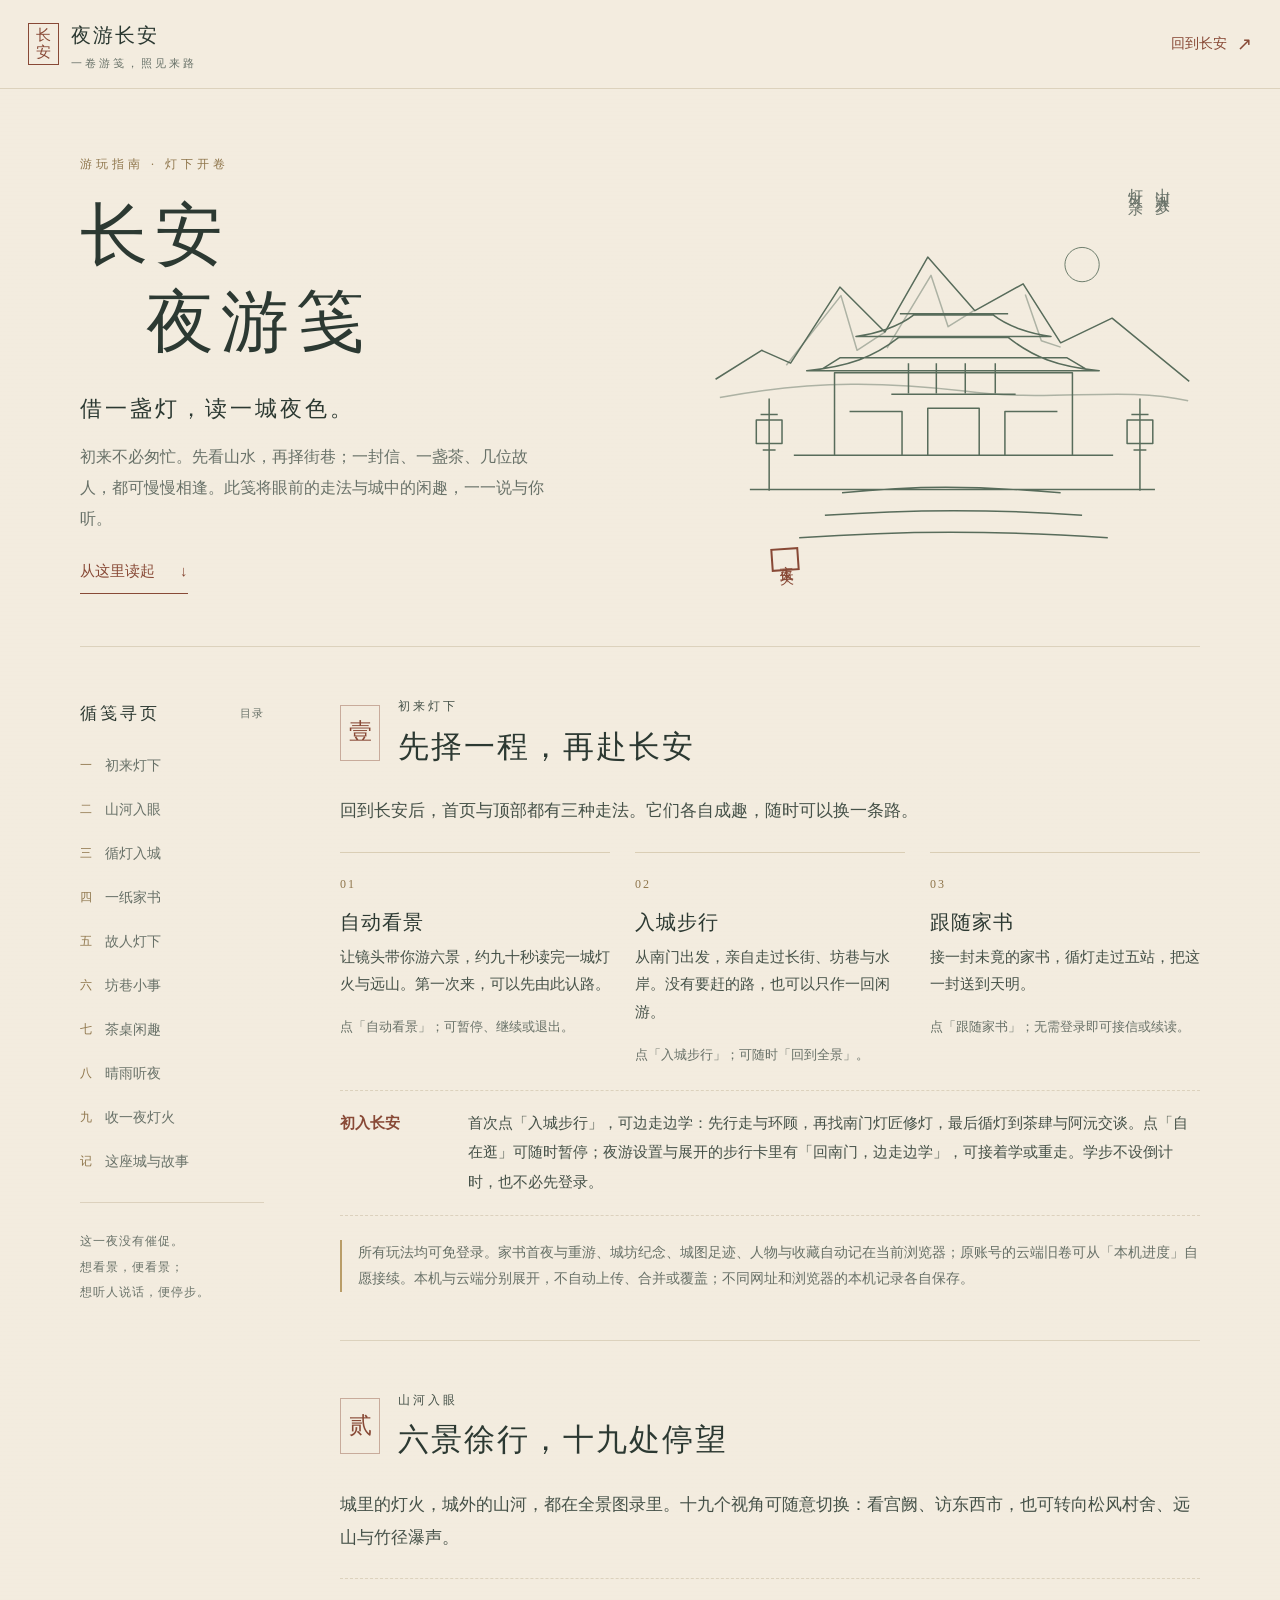
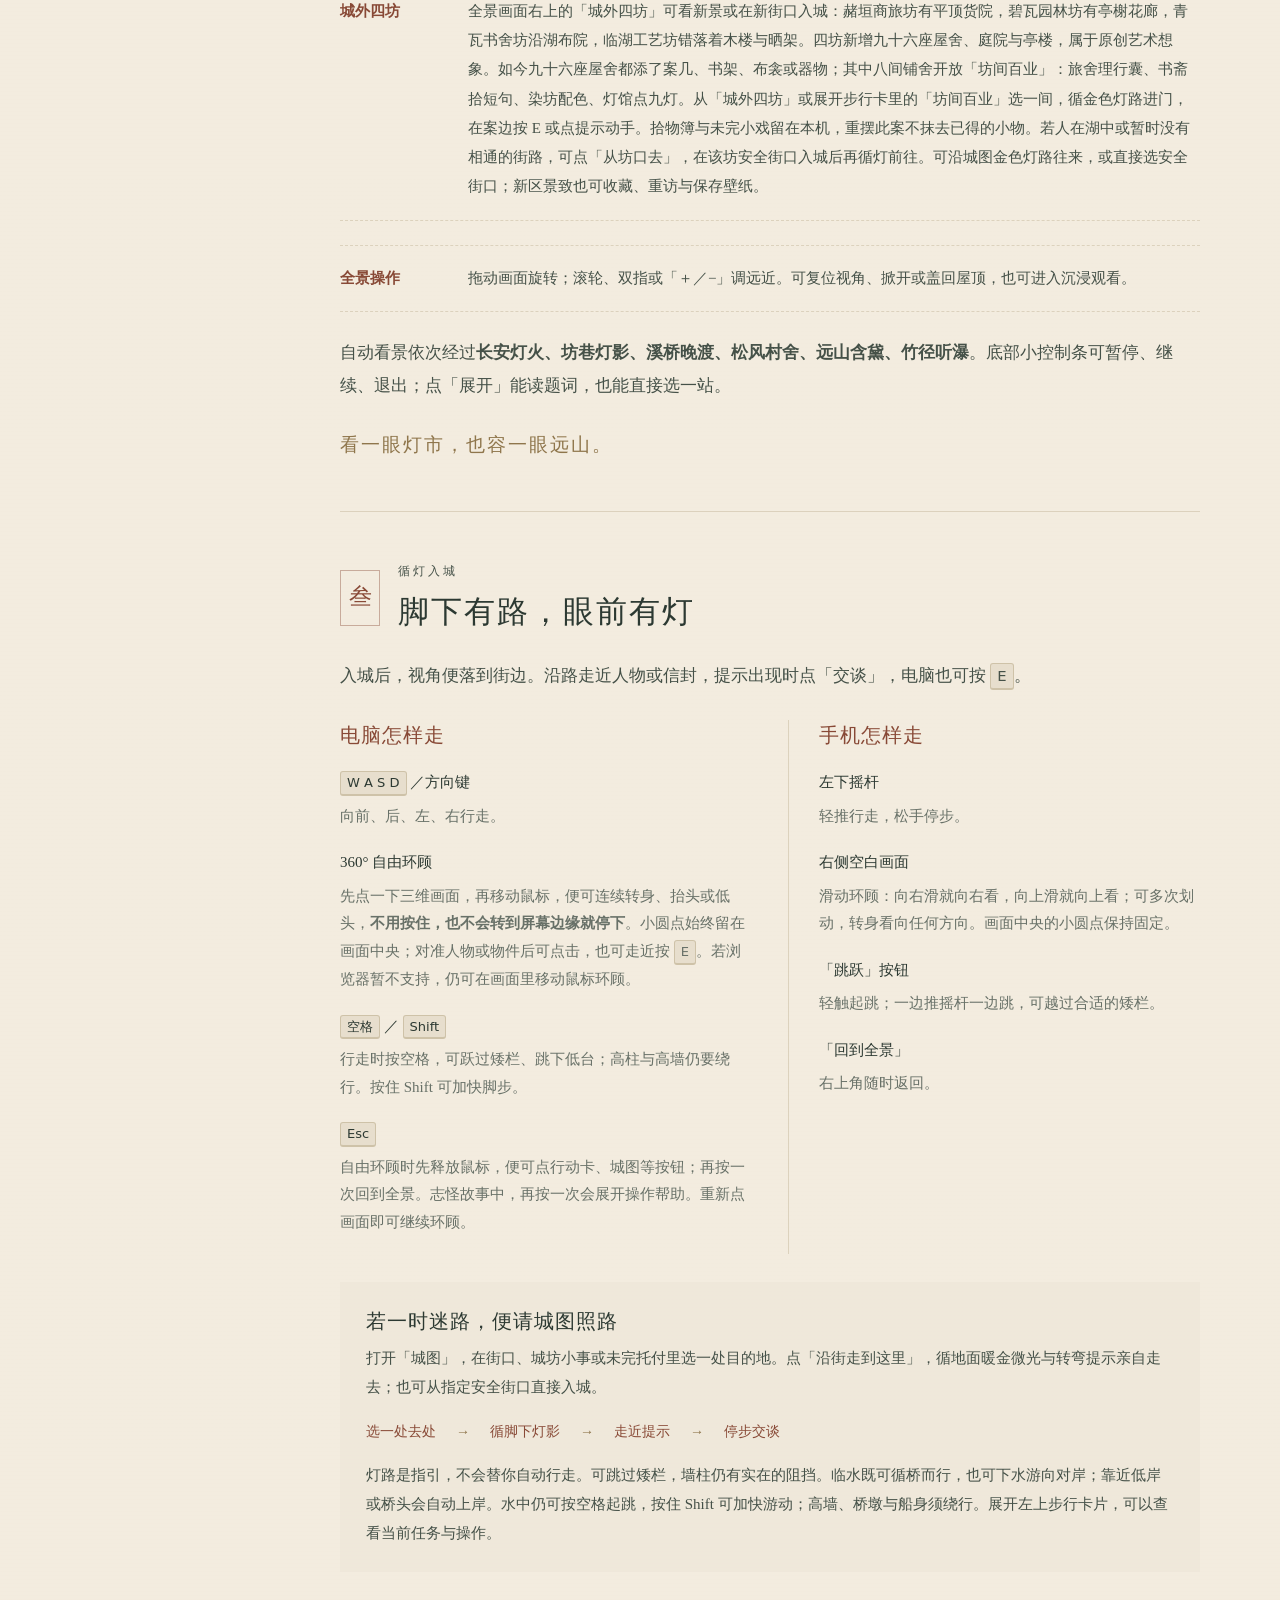
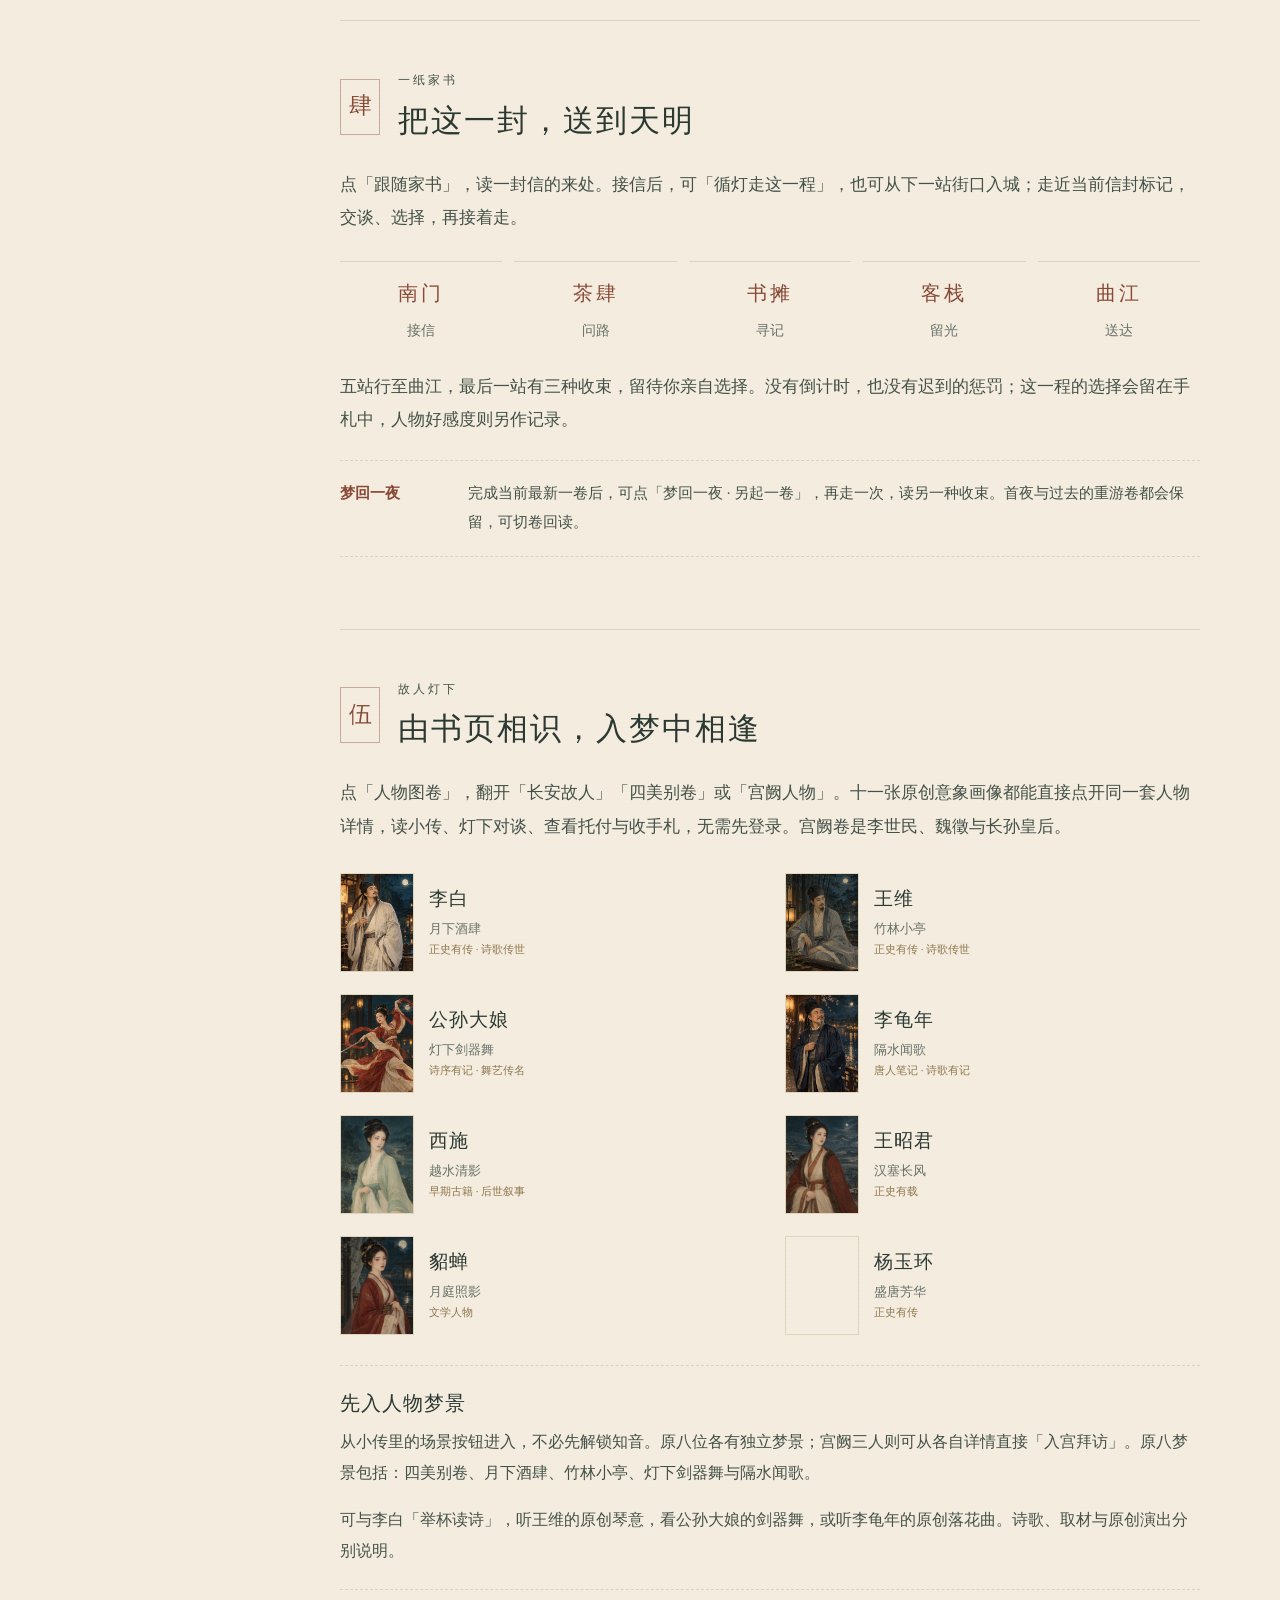
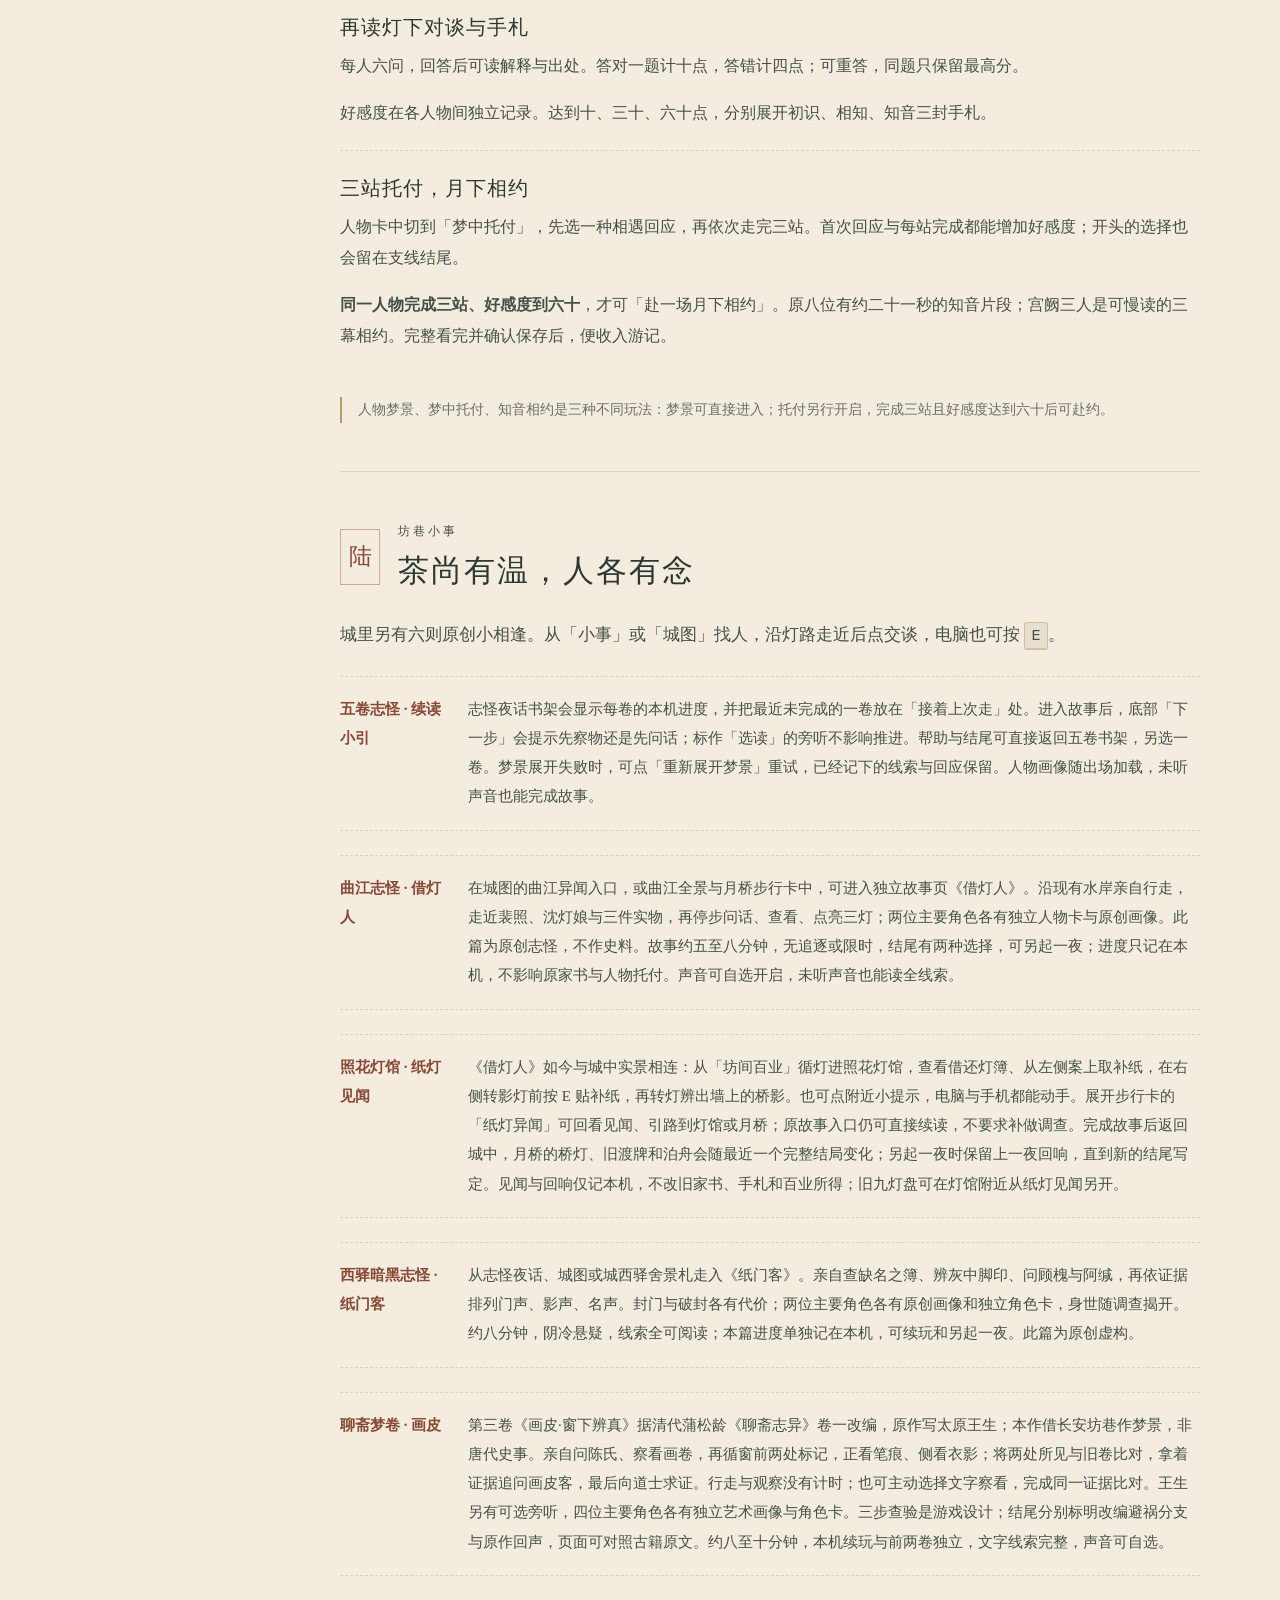
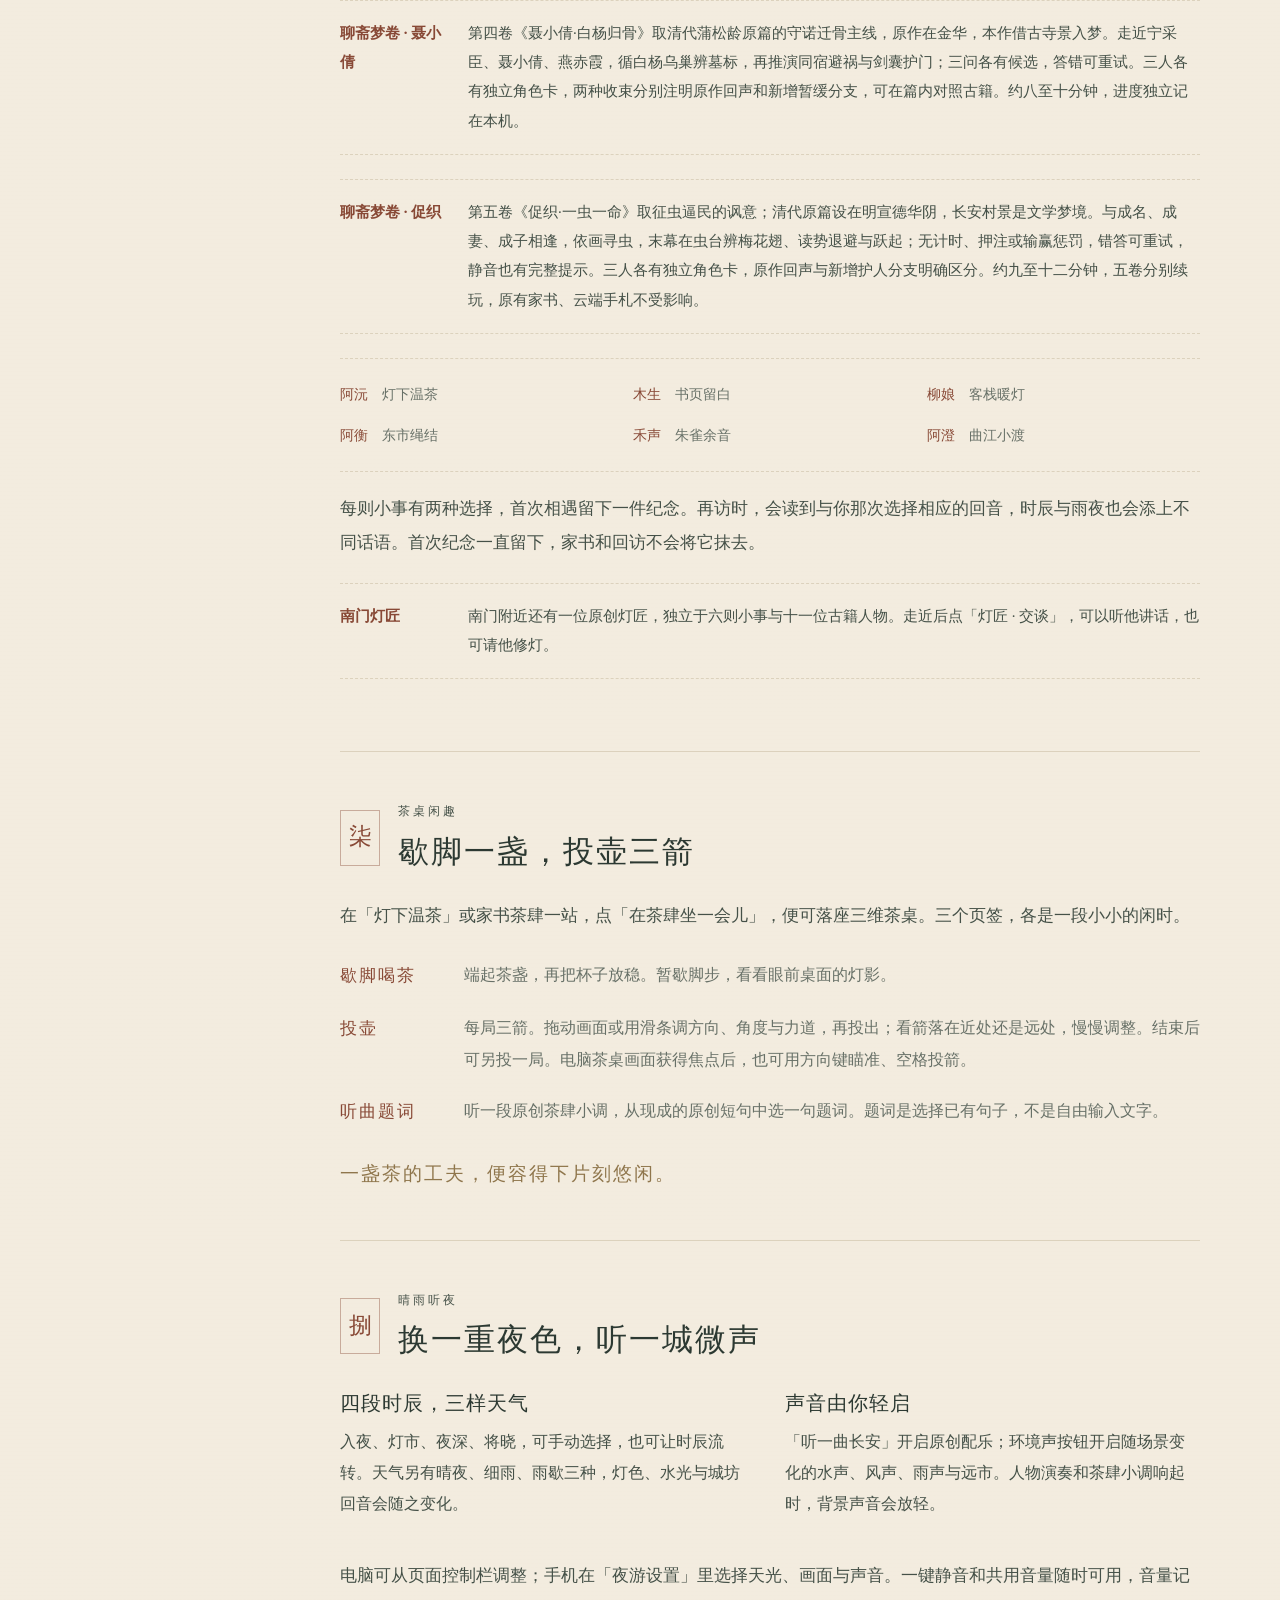
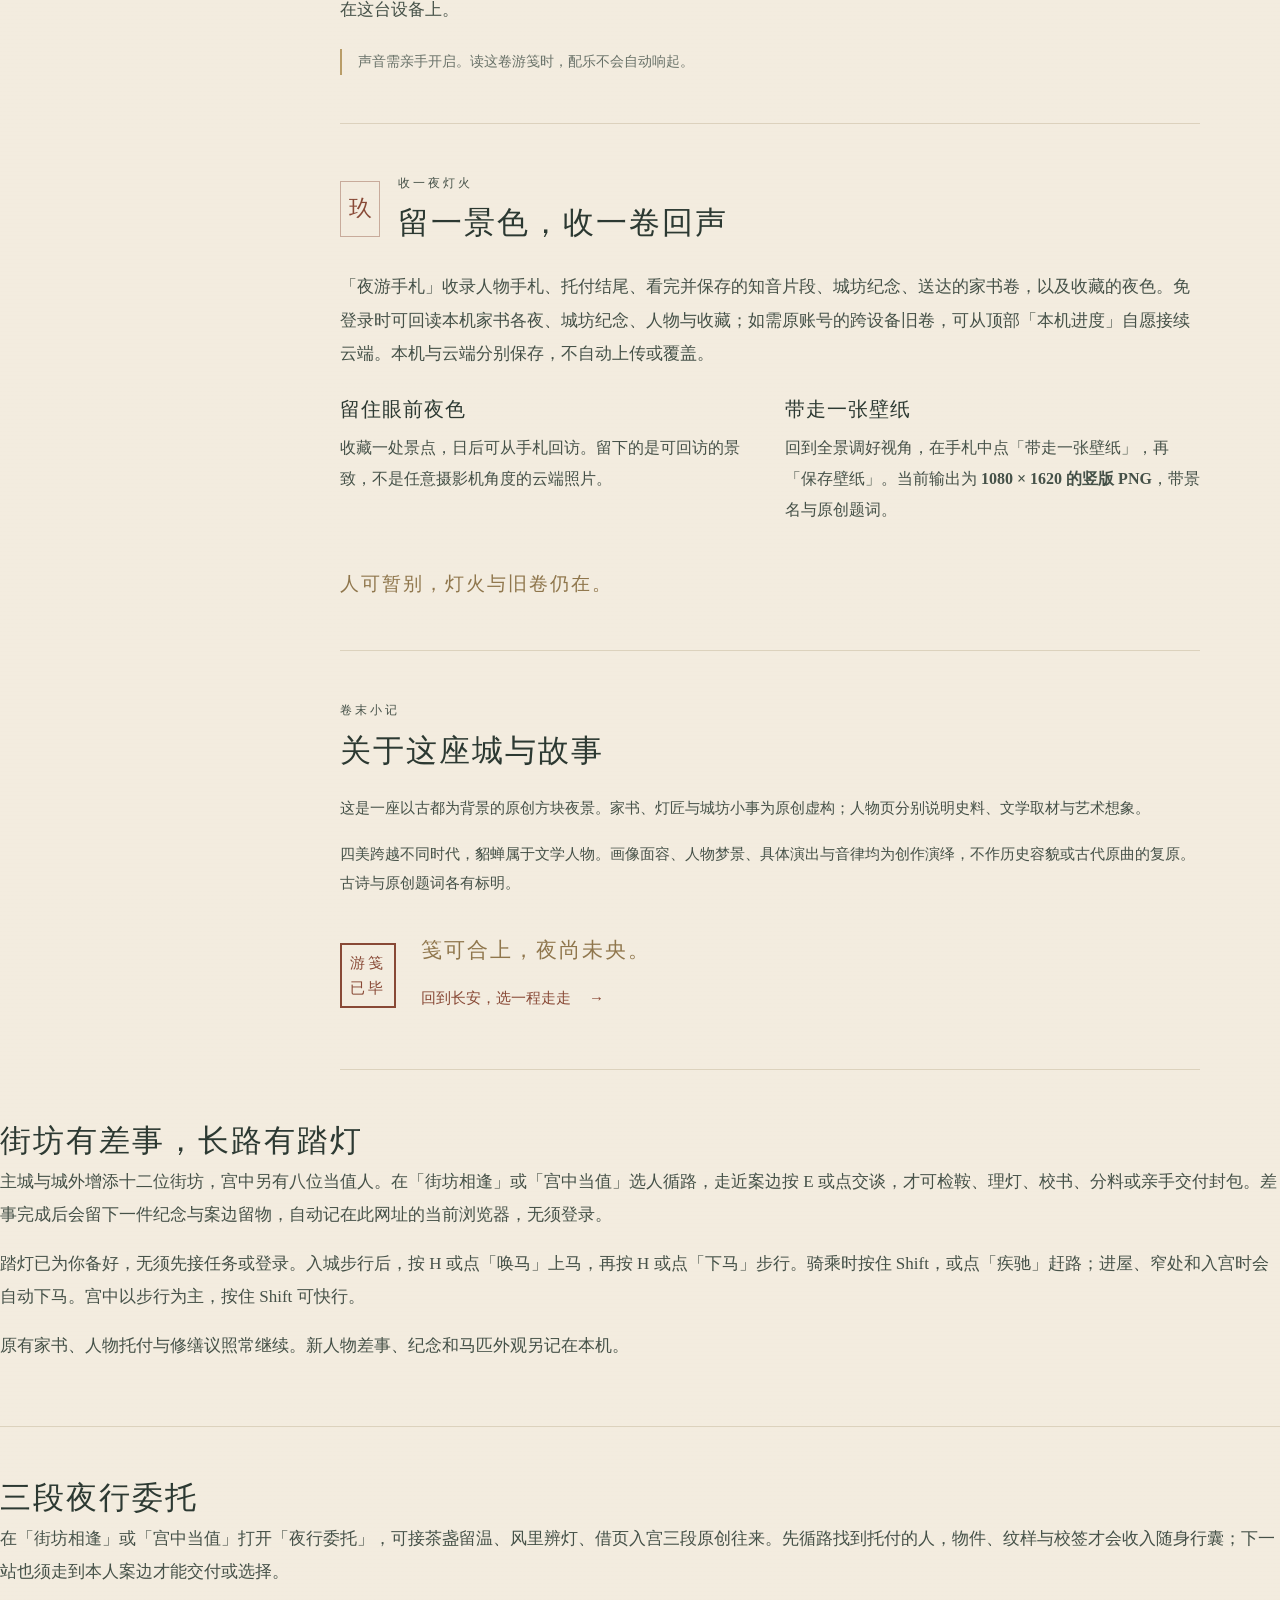
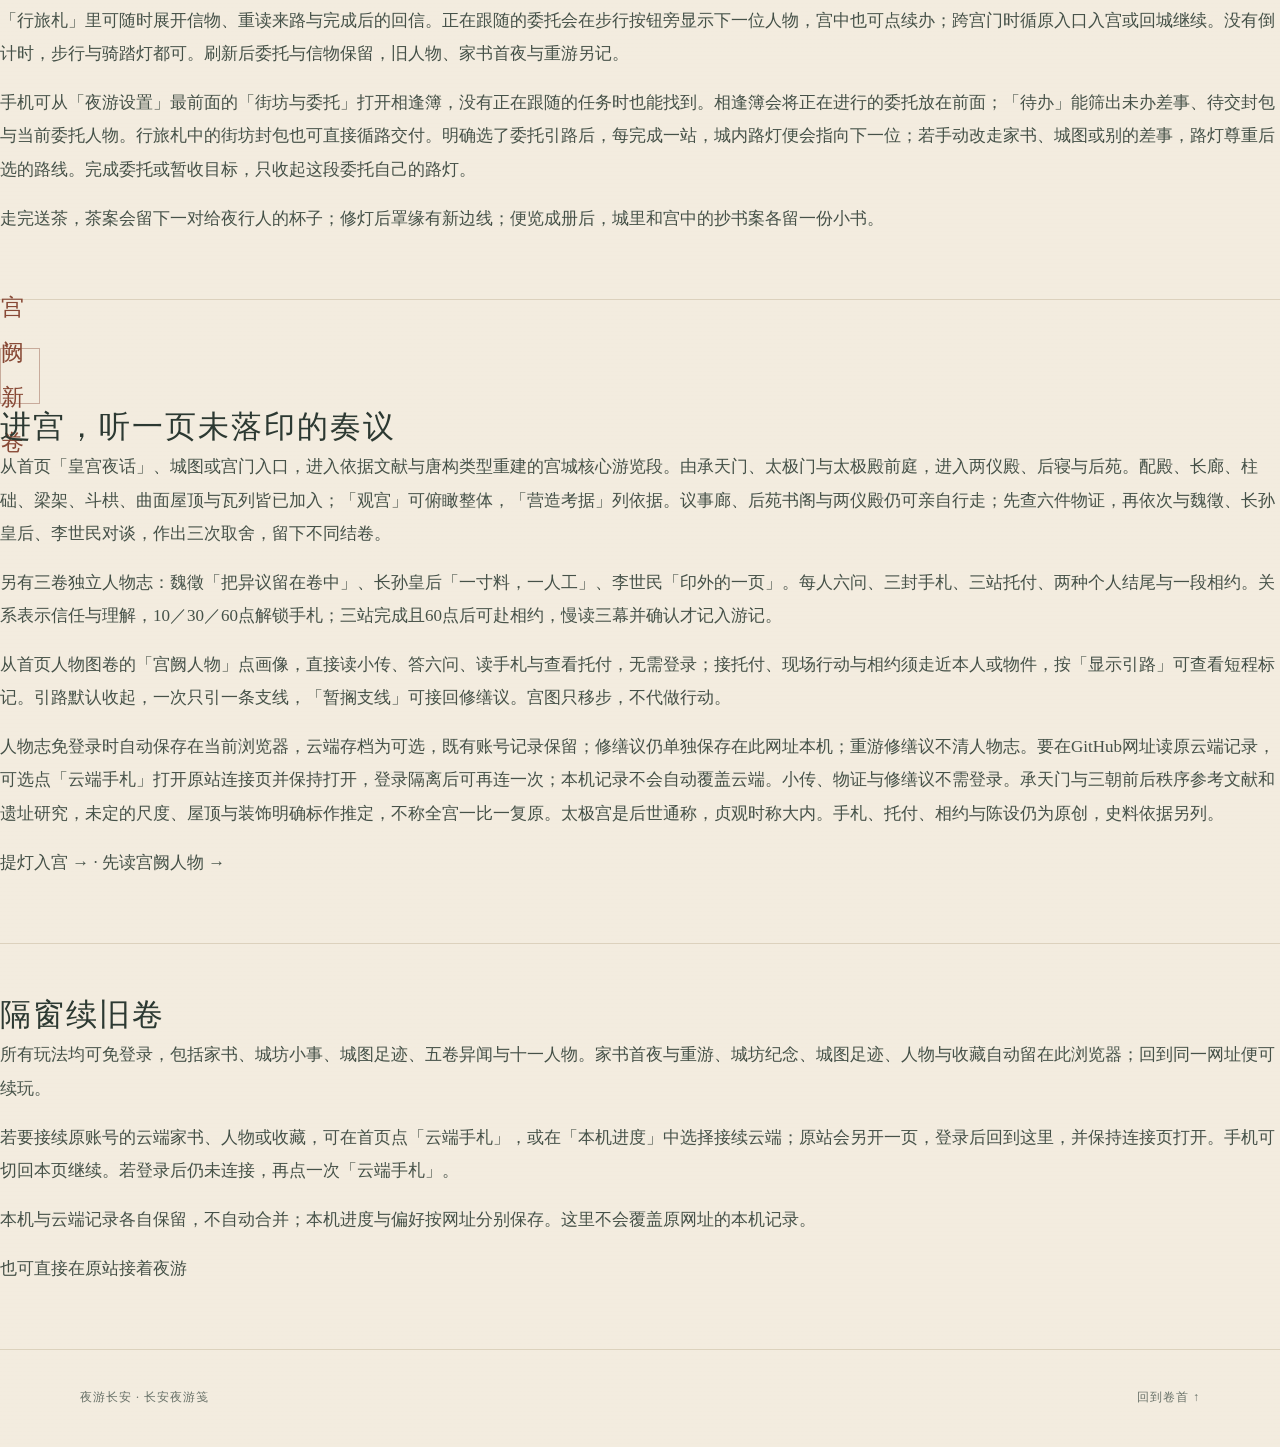
<file: guide.html>
<!doctype html>
<html lang="zh-CN">
<head>
 <meta charset="utf-8">
 <meta name="viewport" content="width=device-width,initial-scale=1,viewport-fit=cover">
 <meta name="theme-color" content="#efe7d7">
 <meta name="description" content="长安夜游笺：从看景、入城与家书，到人物相逢、茶桌闲趣与手札留念，一卷读懂夜游长安的全部玩法。">
 <title>长安夜游笺 · 夜游长安玩法指南</title>
 <style>:root{--paper:#f3ecdf;--ink:#2c3932;--muted:#687168;--line:#b9ab8a66;--gold:#8f764c;--red:#884936;--serif:"Noto Serif SC","Source Han Serif SC","Songti SC","SimSun",serif}
*{box-sizing:border-box}html{scroll-behavior:smooth;scroll-padding-top:95px}body{margin:0;background:var(--paper);background-image:repeating-linear-gradient(0deg,transparent 0,transparent 3px,#9a784003 4px);color:var(--ink);font-family:var(--serif);font-size:17px;line-height:1.95}a{color:inherit;text-decoration:none}button,summary{font:inherit}a:focus-visible,summary:focus-visible{outline:2px solid var(--red);outline-offset:4px}section:focus{outline:none}section:focus-visible{outline:1px solid var(--gold);outline-offset:8px}kbd{font:500 .87em/1.5 ui-sans-serif,system-ui,sans-serif;display:inline-block;background:#e7decd;border:1px solid #b9ab8a88;border-bottom-width:2px;border-radius:3px;padding:1px 6px;white-space:nowrap}strong{font-weight:600}p{margin:0 0 16px}h1,h2,h3{font-weight:500;line-height:1.5;margin:0}ul,ol{padding:0;margin:0;list-style:none}
.skip-link{position:fixed;z-index:20;top:-100px;left:20px;background:var(--ink);color:var(--paper);padding:8px 15px}.skip-link:focus{top:12px}.book-header{position:sticky;top:0;z-index:10;display:flex;align-items:center;justify-content:space-between;gap:20px;padding:16px max(28px,env(safe-area-inset-right)) 16px max(28px,env(safe-area-inset-left));border-bottom:1px solid var(--line);background:#f3ecdfef;backdrop-filter:blur(8px)}.book-brand{display:flex;align-items:center;gap:12px;font-size:20px;letter-spacing:2px}.book-brand small{display:block;color:var(--muted);font-size:11px;letter-spacing:3px;line-height:1.5}.book-seal{border:1px solid var(--red);color:var(--red);padding:3px 7px;font-size:15px;line-height:1.15;letter-spacing:0}.back-to-city{display:flex;align-items:center;gap:10px;min-height:44px;font-size:14px;color:var(--red);white-space:nowrap}.back-to-city span{font-family:system-ui;font-size:18px}.book-cover{max-width:1120px;margin:0 auto;padding:64px 0 52px;display:grid;grid-template-columns:1.13fr 1fr;gap:70px;align-items:center;border-bottom:1px solid var(--line)}.overline,.chapter-kicker{font-size:12px;letter-spacing:4px;color:var(--gold)}.overline{margin:0 0 16px}.cover-copy h1{font-size:68px;line-height:1.28;letter-spacing:7px}.cover-copy h1 span{display:block;padding-left:66px}.cover-verse{font-size:22px;letter-spacing:3px;margin:22px 0 10px}.cover-intro{font-size:16px;color:var(--muted);max-width:465px}.cover-link{display:inline-flex;align-items:center;gap:25px;min-height:44px;color:var(--red);font-size:15px;border-bottom:1px solid var(--red)}.cover-illustration{position:relative;color:#586c5b;padding:50px 0 12px}.cover-illustration svg{display:block;width:100%;height:auto}.cover-inscription{position:absolute;right:24px;top:0;writing-mode:vertical-rl;line-height:1.8;font-size:15px;letter-spacing:4px;color:var(--muted)}.cover-stamp{display:inline-block;position:absolute;left:13%;bottom:0;writing-mode:vertical-rl;line-height:1.3;letter-spacing:3px;font-size:14px;color:var(--red);border:2px solid var(--red);padding:5px 3px;transform:rotate(-4deg)}.book-layout{max-width:1120px;margin:0 auto;display:grid;grid-template-columns:184px minmax(0,1fr);gap:76px}.book-margin{padding-top:44px}.book-index{position:sticky;top:110px;border-bottom:1px solid var(--line);padding-bottom:18px}.book-index summary{font-size:17px;letter-spacing:3px;min-height:44px;cursor:pointer;list-style:none;display:flex;justify-content:space-between;align-items:center}.book-index summary::-webkit-details-marker{display:none}.book-index summary>span{font-size:11px;letter-spacing:1px;color:var(--muted)}.book-index nav{padding-top:9px}.book-index a{display:flex;gap:13px;align-items:center;min-height:44px;font-size:14px;color:var(--muted);border-bottom:1px solid transparent}.book-index a span{color:var(--gold);font-size:12px}.book-index a:hover{color:var(--red);border-bottom-color:var(--line)}.margin-note{font-size:12px;color:var(--muted);line-height:2.1;margin-top:26px;letter-spacing:1px}.chapter{padding:48px 0;border-bottom:1px solid var(--line);scroll-margin-top:100px}.chapter-heading{display:flex;align-items:center;gap:18px;margin-bottom:24px}.chapter-number{display:flex;align-items:center;justify-content:center;color:var(--red);border:1px solid #88493666;width:40px;height:56px;flex-shrink:0;font-size:23px}.chapter-kicker{margin:0 0 5px;letter-spacing:3px}.chapter h2{font-size:31px;letter-spacing:2px}.chapter h3{font-size:20px;margin-bottom:8px;letter-spacing:1px}.chapter p{color:#455148}.quiet-note{font-size:14px!important;line-height:1.85;color:var(--muted)!important;padding-left:16px;border-left:2px solid #b99d68;margin-top:23px!important;margin-bottom:0!important}.chapter-verse{color:var(--gold)!important;letter-spacing:2px;font-size:19px;margin:24px 0 0!important}.three-paths{display:grid;grid-template-columns:repeat(3,minmax(0,1fr));gap:25px;margin-top:25px}.three-paths li{border-top:1px solid #a9906155;padding-top:13px}.path-number{font:12px/1.5 Georgia,serif;color:var(--gold);letter-spacing:2px}.three-paths h3{margin:7px 0}.three-paths p{font-size:15px;line-height:1.85}.three-paths small{display:block;color:var(--muted);font-size:13px;line-height:1.8}.instruction-line{display:grid;grid-template-columns:112px minmax(0,1fr);gap:16px;border-top:1px dashed var(--line);border-bottom:1px dashed var(--line);padding:18px 0;margin:24px 0}.instruction-line>strong{font-size:15px;color:var(--red)}.instruction-line p{font-size:15px;margin:0}.device-instructions{display:grid;grid-template-columns:1fr 1fr;gap:36px;margin:28px 0}.device-instructions>div+div{border-left:1px solid var(--line);padding-left:30px}.device-instructions h3{color:var(--red)}.device-instructions dt{font-size:15px;margin-top:18px;color:var(--ink)}.device-instructions dd{font-size:15px;margin:5px 0 0;color:var(--muted);line-height:1.85}.route-note{background:#e9e1d366;padding:24px 26px}.route-note p{font-size:15px}.route-note p:last-child{margin-bottom:0}.route-steps{display:flex;flex-wrap:wrap;gap:8px 20px;font-size:14px;color:var(--red);margin:15px 0}.route-steps li+li:before{content:'→';color:var(--gold);margin-right:20px}.letter-stations{display:grid;grid-template-columns:repeat(5,1fr);gap:12px;margin:26px 0;text-align:center}.letter-stations li{font-size:14px;border-top:1px solid var(--line);padding-top:12px;color:var(--muted)}.letter-stations span{display:block;font-size:20px;letter-spacing:3px;color:var(--red);margin-bottom:4px}.people-gallery{display:grid;grid-template-columns:1fr 1fr;gap:22px 30px;margin:30px 0}.person{display:flex;align-items:center;gap:15px;min-width:0}.person img{width:74px;height:99px;object-fit:cover;object-position:center 22%;border:1px solid #a68d5944;flex-shrink:0}.person h3{margin:0 0 3px!important;font-size:19px!important}.person p{margin:0;font-size:13px;line-height:1.8;color:var(--muted)}.person small{display:block;font-size:11px;color:var(--gold);line-height:1.7}.character-paths>div{padding:22px 0;border-top:1px dashed var(--line)}.character-paths p{font-size:16px}.character-paths p:last-child{margin:0}.city-story-list{display:grid;grid-template-columns:repeat(3,minmax(0,1fr));gap:14px 20px;padding:22px 0;margin:20px 0;border-top:1px dashed var(--line);border-bottom:1px dashed var(--line)}.city-story-list li{display:flex;gap:14px;align-items:center;font-size:14px}.city-story-list strong{color:var(--red);font-weight:500;white-space:nowrap}.city-story-list span{color:var(--muted)}.tea-notes{display:grid;grid-template-columns:100px minmax(0,1fr);gap:20px 24px;margin:27px 0}.tea-notes dt{font-size:17px;color:var(--red);letter-spacing:2px}.tea-notes dd{margin:0;font-size:16px;color:var(--muted)}.night-pair,.keepsake-lines{display:grid;grid-template-columns:1fr 1fr;gap:30px;margin:24px 0}.night-pair p,.keepsake-lines p{font-size:16px}.closing-note h2{margin-bottom:20px}.closing-note>p:not(.chapter-kicker){font-size:15px}.closing-line{display:flex;align-items:center;gap:25px;margin-top:32px}.closing-seal{color:var(--red);font-size:15px;letter-spacing:3px;line-height:1.65;border:2px double var(--red);padding:6px 8px;flex-shrink:0}.closing-line p{color:var(--gold);font-size:21px;letter-spacing:2px;margin-bottom:6px}.return-link{display:inline-flex;align-items:center;gap:18px;min-height:44px;color:var(--red);font-size:15px}.book-footer{max-width:1120px;margin:0 auto;padding:25px 0 max(28px,env(safe-area-inset-bottom));display:flex;align-items:center;justify-content:space-between;gap:20px;font-size:12px;color:var(--muted);letter-spacing:1px}.book-footer a{min-height:44px;display:flex;align-items:center}
@media(max-width:1200px){.book-cover,.book-layout,.book-footer{margin-left:32px;margin-right:32px}.book-cover{gap:35px}.book-layout{gap:44px;grid-template-columns:168px minmax(0,1fr)}.cover-copy h1{font-size:60px}.chapter h2{font-size:28px}.three-paths{gap:18px}.city-story-list{grid-template-columns:1fr 1fr}}
@media(max-width:900px){.book-layout{grid-template-columns:1fr;gap:0}.book-margin{padding-top:24px}.book-index{position:static}.book-index nav{display:grid;grid-template-columns:repeat(5,minmax(0,1fr));gap:0 12px}.book-index a{gap:8px}.margin-note{display:none}.chapter{padding:36px 0}.people-gallery{grid-template-columns:repeat(2,minmax(0,1fr))}.cover-copy h1{font-size:54px}.cover-copy h1 span{padding-left:42px}.cover-verse{font-size:20px;letter-spacing:2px}.book-cover{padding:40px 0;gap:22px}.cover-intro{font-size:15px}.cover-illustration{padding-top:40px}.cover-inscription{font-size:13px;right:10px}}
@media(max-width:600px){body{font-size:16px;line-height:1.9}.book-header{padding:10px max(18px,env(safe-area-inset-right)) 10px max(18px,env(safe-area-inset-left));gap:14px}.book-brand{font-size:18px;gap:9px;letter-spacing:1px}.book-brand small{font-size:10px;letter-spacing:1px}.book-seal{font-size:13px}.back-to-city{font-size:13px;gap:6px}.book-cover,.book-layout,.book-footer{margin-left:max(20px,env(safe-area-inset-left));margin-right:max(20px,env(safe-area-inset-right))}.book-cover{display:block;padding:32px 0 29px}.cover-illustration{display:none}.cover-copy h1{font-size:47px;letter-spacing:5px;line-height:1.2}.cover-copy h1 span{display:inline;padding-left:9px}.overline{font-size:11px;margin-bottom:14px;letter-spacing:3px}.cover-verse{font-size:18px;letter-spacing:1px;margin-top:19px}.cover-intro{font-size:15px;margin-bottom:13px}.cover-link{font-size:14px}.book-margin{padding-top:17px}.book-index summary{font-size:16px}.book-index nav{grid-template-columns:repeat(2,minmax(0,1fr));gap:0 16px}.book-index a{font-size:14px;gap:10px;min-height:44px}.chapter{padding:30px 0;scroll-margin-top:82px}.chapter h2{font-size:26px;letter-spacing:1px}.chapter-heading{gap:13px;margin-bottom:20px}.chapter-number{width:33px;height:48px;font-size:20px}.chapter-kicker{font-size:11px;letter-spacing:2px}.three-paths{grid-template-columns:1fr;gap:18px;margin-top:20px}.three-paths li{position:relative;padding-left:36px}.path-number{position:absolute;left:0;top:18px}.three-paths h3{margin-top:0;font-size:20px}.three-paths p{margin-bottom:7px}.instruction-line{grid-template-columns:1fr;gap:7px;margin:22px 0}.device-instructions{grid-template-columns:1fr;gap:25px}.device-instructions>div+div{border-left:none;border-top:1px solid var(--line);padding-left:0;padding-top:20px}.device-instructions h3{margin-bottom:14px}.device-instructions dt{margin-top:15px}.route-note{padding:19px 17px}.route-steps{gap:6px 10px;font-size:13px}.route-steps li+li:before{margin-right:10px}.letter-stations{gap:7px;margin:23px 0}.letter-stations span{font-size:18px;letter-spacing:1px}.letter-stations li{font-size:13px}.people-gallery{gap:17px 15px;margin:26px 0}.person{display:block}.person img{width:100%;height:155px;object-position:center 20%;margin-bottom:6px}.person h3{font-size:18px!important}.person p{font-size:12px}.person small{font-size:10px}.character-paths>div{padding:19px 0}.character-paths h3{font-size:20px}.character-paths p{font-size:15px}.city-story-list{gap:13px 15px}.city-story-list li{display:block;font-size:14px}.city-story-list span{display:block;font-size:13px;margin-top:3px}.tea-notes{grid-template-columns:1fr;gap:7px;margin:24px 0}.tea-notes dd{margin-bottom:17px;font-size:15px}.night-pair,.keepsake-lines{grid-template-columns:1fr;gap:12px}.night-pair h3,.keepsake-lines h3{font-size:20px}.night-pair p,.keepsake-lines p{font-size:15px}.chapter-verse{font-size:17px;letter-spacing:1px}.closing-line{gap:17px}.closing-line p{font-size:19px;letter-spacing:1px}.return-link{font-size:14px;gap:8px}.book-footer{font-size:11px;letter-spacing:0;gap:10px;padding-top:17px}.quiet-note{font-size:14px!important;padding-left:12px}}
@media(max-width:350px){.cover-copy h1{font-size:40px;letter-spacing:3px}.cover-copy h1 span{padding-left:6px}.chapter h2{font-size:23px}.book-brand small{letter-spacing:0}.people-gallery{gap:16px 13px}.person img{height:139px}.closing-line p{font-size:17px}.return-link{font-size:13px}}
@media(prefers-reduced-motion:reduce){html{scroll-behavior:auto}}
</style>
</head>
<body>
 <a class="skip-link" href="#first-night">跳到游玩说明</a>
 <header class="book-header"><a class="book-brand" href="./" aria-label="返回夜游长安"><span class="book-seal" aria-hidden="true">长<br>安</span><span>夜游长安<small>一卷游笺，照见来路</small></span></a><a class="back-to-city" href="./">回到长安 <span aria-hidden="true">↗</span></a></header>
 <main>
  <section class="book-cover" aria-labelledby="book-title">
   <div class="cover-copy"><p class="overline">游玩指南 · 灯下开卷</p><h1 id="book-title">长安<span>夜游笺</span></h1><p class="cover-verse">借一盏灯，读一城夜色。</p><p class="cover-intro">初来不必匆忙。先看山水，再择街巷；一封信、一盏茶、几位故人，都可慢慢相逢。此笺将眼前的走法与城中的闲趣，一一说与你听。</p><a class="cover-link" href="#first-night">从这里读起 <span aria-hidden="true">↓</span></a></div>
   <div class="cover-illustration" aria-hidden="true"><span class="cover-inscription">山河入梦<br>灯火可亲</span><svg viewBox="0 0 460 310" fill="none"><g stroke="currentColor" stroke-width="1.4" stroke-linejoin="round"><path d="M8 143 51 116 78 128 124 57 166 99 206 29 250 79 295 54 330 109 378 86 450 145"/><path d="m74 130 51-65 15 51 26-17M168 114l41-68 16 48 24-15M297 64l15 43 18 6M12 160c91-17 160-14 228-6 80 11 146-5 209 9" opacity=".45"/><path d="M81 214h298M119 214v-77h222v77M133 173h49v41m96 0v-41h49M206 214v-44h48v44M108 133l16-10h212l17 10M93 135c40-4 63-13 86-31h102c23 18 45 27 85 31H93ZM139 103c18-2 40-9 54-20h74c14 11 36 18 54 20H139ZM180 82h101M172 157h116M188 128v28m26-28v28m27-28v28m28-28v28"/><path d="M40 246h378M58 247v-86m-12 20h24v22H46v-22Zm4-5h16m-14 33h12M404 247v-86m-12 20h24v22h-24v-22Zm4-5h16m-14 33h12M126 249c68-7 122-7 204 0M110 270c83-6 158-6 240 0M86 291c99-7 182-7 288 0"/><circle cx="350" cy="36" r="16" stroke-width=".8"/></g></svg><span class="cover-stamp">夜未央</span></div>
  </section>
  <div class="book-layout">
   <aside class="book-margin"><details class="book-index" open><summary>循笺寻页 <span>目录</span></summary><nav aria-label="玩法章节"><a href="#first-night"><span>一</span> 初来灯下</a><a href="#scenery"><span>二</span> 山河入眼</a><a href="#walking"><span>三</span> 循灯入城</a><a href="#letter"><span>四</span> 一纸家书</a><a href="#characters"><span>五</span> 故人灯下</a><a href="#city-stories"><span>六</span> 坊巷小事</a><a href="#tea"><span>七</span> 茶桌闲趣</a><a href="#nightfall"><span>八</span> 晴雨听夜</a><a href="#keepsakes"><span>九</span> 收一夜灯火</a><a href="#about"><span>记</span> 这座城与故事</a></nav></details><p class="margin-note">这一夜没有催促。<br>想看景，便看景；<br>想听人说话，便停步。</p></aside>
   <div class="book-chapters">
    <section id="first-night" class="chapter" tabindex="-1" aria-labelledby="first-title"><div class="chapter-heading"><span class="chapter-number">壹</span><div><p class="chapter-kicker">初来灯下</p><h2 id="first-title">先择一程，再赴长安</h2></div></div><p>回到长安后，首页与顶部都有三种走法。它们各自成趣，随时可以换一条路。</p><ol class="three-paths"><li><span class="path-number">01</span><h3>自动看景</h3><p>让镜头带你游六景，约九十秒读完一城灯火与远山。第一次来，可以先由此认路。</p><small>点「自动看景」；可暂停、继续或退出。</small></li><li><span class="path-number">02</span><h3>入城步行</h3><p>从南门出发，亲自走过长街、坊巷与水岸。没有要赶的路，也可以只作一回闲游。</p><small>点「入城步行」；可随时「回到全景」。</small></li><li><span class="path-number">03</span><h3>跟随家书</h3><p>接一封未竟的家书，循灯走过五站，把这一封送到天明。</p><small>点「跟随家书」；无需登录即可接信或续读。</small></li></ol><div class="instruction-line"><strong>初入长安</strong><p>首次点「入城步行」，可边走边学：先行走与环顾，再找南门灯匠修灯，最后循灯到茶肆与阿沅交谈。点「自在逛」可随时暂停；夜游设置与展开的步行卡里有「回南门，边走边学」，可接着学或重走。学步不设倒计时，也不必先登录。</p></div><p class="quiet-note">所有玩法均可免登录。家书首夜与重游、城坊纪念、城图足迹、人物与收藏自动记在当前浏览器；原账号的云端旧卷可从「本机进度」自愿接续。本机与云端分别展开，不自动上传、合并或覆盖；不同网址和浏览器的本机记录各自保存。</p></section>

    <section id="scenery" class="chapter" tabindex="-1" aria-labelledby="scenery-title"><div class="chapter-heading"><span class="chapter-number">贰</span><div><p class="chapter-kicker">山河入眼</p><h2 id="scenery-title">六景徐行，十九处停望</h2></div></div><p>城里的灯火，城外的山河，都在全景图录里。十九个视角可随意切换：看宫阙、访东西市，也可转向松风村舍、远山与竹径瀑声。</p><div class="instruction-line"><strong>城外四坊</strong><p>全景画面右上的「城外四坊」可看新景或在新街口入城：赭垣商旅坊有平顶货院，碧瓦园林坊有亭榭花廊，青瓦书舍坊沿湖布院，临湖工艺坊错落着木楼与晒架。四坊新增九十六座屋舍、庭院与亭楼，属于原创艺术想象。如今九十六座屋舍都添了案几、书架、布衾或器物；其中八间铺舍开放「坊间百业」：旅舍理行囊、书斋拾短句、染坊配色、灯馆点九灯。从「城外四坊」或展开步行卡里的「坊间百业」选一间，循金色灯路进门，在案边按 E 或点提示动手。拾物簿与未完小戏留在本机，重摆此案不抹去已得的小物。若人在湖中或暂时没有相通的街路，可点「从坊口去」，在该坊安全街口入城后再循灯前往。可沿城图金色灯路往来，或直接选安全街口；新区景致也可收藏、重访与保存壁纸。</p></div><div class="instruction-line"><strong>全景操作</strong><p>拖动画面旋转；滚轮、双指或「＋／−」调远近。可复位视角、掀开或盖回屋顶，也可进入沉浸观看。</p></div><p>自动看景依次经过<strong>长安灯火、坊巷灯影、溪桥晚渡、松风村舍、远山含黛、竹径听瀑</strong>。底部小控制条可暂停、继续、退出；点「展开」能读题词，也能直接选一站。</p><p class="chapter-verse">看一眼灯市，也容一眼远山。</p></section>

    <section id="walking" class="chapter" tabindex="-1" aria-labelledby="walking-title"><div class="chapter-heading"><span class="chapter-number">叁</span><div><p class="chapter-kicker">循灯入城</p><h2 id="walking-title">脚下有路，眼前有灯</h2></div></div><p>入城后，视角便落到街边。沿路走近人物或信封，提示出现时点「交谈」，电脑也可按 <kbd>E</kbd>。</p><div class="device-instructions"><div><h3>电脑怎样走</h3><dl><dt><kbd>W A S D</kbd> ／方向键</dt><dd>向前、后、左、右行走。</dd><dt>360° 自由环顾</dt><dd>先点一下三维画面，再移动鼠标，便可连续转身、抬头或低头，<strong>不用按住，也不会转到屏幕边缘就停下</strong>。小圆点始终留在画面中央；对准人物或物件后可点击，也可走近按 <kbd>E</kbd>。若浏览器暂不支持，仍可在画面里移动鼠标环顾。</dd><dt><kbd>空格</kbd> ／ <kbd>Shift</kbd></dt><dd>行走时按空格，可跃过矮栏、跳下低台；高柱与高墙仍要绕行。按住 Shift 可加快脚步。</dd><dt><kbd>Esc</kbd></dt><dd>自由环顾时先释放鼠标，便可点行动卡、城图等按钮；再按一次回到全景。志怪故事中，再按一次会展开操作帮助。重新点画面即可继续环顾。</dd></dl></div><div><h3>手机怎样走</h3><dl><dt>左下摇杆</dt><dd>轻推行走，松手停步。</dd><dt>右侧空白画面</dt><dd>滑动环顾：向右滑就向右看，向上滑就向上看；可多次划动，转身看向任何方向。画面中央的小圆点保持固定。</dd><dt>「跳跃」按钮</dt><dd>轻触起跳；一边推摇杆一边跳，可越过合适的矮栏。</dd><dt>「回到全景」</dt><dd>右上角随时返回。</dd></dl></div></div><div class="route-note"><h3>若一时迷路，便请城图照路</h3><p>打开「城图」，在街口、城坊小事或未完托付里选一处目的地。点「沿街走到这里」，循地面暖金微光与转弯提示亲自走去；也可从指定安全街口直接入城。</p><ol class="route-steps"><li>选一处去处</li><li>循脚下灯影</li><li>走近提示</li><li>停步交谈</li></ol><p>灯路是指引，不会替你自动行走。可跳过矮栏，墙柱仍有实在的阻挡。临水既可循桥而行，也可下水游向对岸；靠近低岸或桥头会自动上岸。水中仍可按空格起跳，按住 Shift 可加快游动；高墙、桥墩与船身须绕行。展开左上步行卡片，可以查看当前任务与操作。</p></div></section>

    <section id="letter" class="chapter" tabindex="-1" aria-labelledby="letter-title"><div class="chapter-heading"><span class="chapter-number">肆</span><div><p class="chapter-kicker">一纸家书</p><h2 id="letter-title">把这一封，送到天明</h2></div></div><p>点「跟随家书」，读一封信的来处。接信后，可「循灯走这一程」，也可从下一站街口入城；走近当前信封标记，交谈、选择，再接着走。</p><ol class="letter-stations"><li><span>南门</span>接信</li><li><span>茶肆</span>问路</li><li><span>书摊</span>寻记</li><li><span>客栈</span>留光</li><li><span>曲江</span>送达</li></ol><p>五站行至曲江，最后一站有三种收束，留待你亲自选择。没有倒计时，也没有迟到的惩罚；这一程的选择会留在手札中，人物好感度则另作记录。</p><div class="instruction-line"><strong>梦回一夜</strong><p>完成当前最新一卷后，可点「梦回一夜 · 另起一卷」，再走一次，读另一种收束。首夜与过去的重游卷都会保留，可切卷回读。</p></div></section>

    <section id="characters" class="chapter" tabindex="-1" aria-labelledby="characters-title"><div class="chapter-heading"><span class="chapter-number">伍</span><div><p class="chapter-kicker">故人灯下</p><h2 id="characters-title">由书页相识，入梦中相逢</h2></div></div><p>点「人物图卷」，翻开「长安故人」「四美别卷」或「宫阙人物」。十一张原创意象画像都能直接点开同一套人物详情，读小传、灯下对谈、查看托付与收手札，无需先登录。宫阙卷是李世民、魏徵与长孙皇后。</p><ul class="people-gallery" aria-label="八位人物与原创意象画像"><li class="person"><img src="assets/portraits/li-bai.webp" alt="李白的原创意象画像" width="74" height="99" loading="lazy" decoding="async"><div><h3>李白</h3><p>月下酒肆</p><small>正史有传 · 诗歌传世</small></div></li>
<li class="person"><img src="assets/portraits/wang-wei.webp" alt="王维的原创意象画像" width="74" height="99" loading="lazy" decoding="async"><div><h3>王维</h3><p>竹林小亭</p><small>正史有传 · 诗歌传世</small></div></li>
<li class="person"><img src="assets/portraits/gongsun-daniang.webp" alt="公孙大娘的原创意象画像" width="74" height="99" loading="lazy" decoding="async"><div><h3>公孙大娘</h3><p>灯下剑器舞</p><small>诗序有记 · 舞艺传名</small></div></li>
<li class="person"><img src="assets/portraits/li-guinian.webp" alt="李龟年的原创意象画像" width="74" height="99" loading="lazy" decoding="async"><div><h3>李龟年</h3><p>隔水闻歌</p><small>唐人笔记 · 诗歌有记</small></div></li>
<li class="person"><img src="assets/portraits/xishi.webp" alt="西施的原创意象画像" width="74" height="99" loading="lazy" decoding="async"><div><h3>西施</h3><p>越水清影</p><small>早期古籍 · 后世叙事</small></div></li>
<li class="person"><img src="assets/portraits/wang-zhaojun.webp" alt="王昭君的原创意象画像" width="74" height="99" loading="lazy" decoding="async"><div><h3>王昭君</h3><p>汉塞长风</p><small>正史有载</small></div></li>
<li class="person"><img src="assets/portraits/diaochan.webp" alt="貂蝉的原创意象画像" width="74" height="99" loading="lazy" decoding="async"><div><h3>貂蝉</h3><p>月庭照影</p><small>文学人物</small></div></li>
<li class="person"><img src="assets/portraits/yang-yuhuan.webp" alt="杨玉环的原创意象画像" width="74" height="99" loading="lazy" decoding="async"><div><h3>杨玉环</h3><p>盛唐芳华</p><small>正史有传</small></div></li></ul><div class="character-paths"><div><h3>先入人物梦景</h3><p>从小传里的场景按钮进入，不必先解锁知音。原八位各有独立梦景；宫阙三人则可从各自详情直接「入宫拜访」。原八梦景包括：四美别卷、月下酒肆、竹林小亭、灯下剑器舞与隔水闻歌。</p><p>可与李白「举杯读诗」，听王维的原创琴意，看公孙大娘的剑器舞，或听李龟年的原创落花曲。诗歌、取材与原创演出分别说明。</p></div><div><h3>再读灯下对谈与手札</h3><p>每人六问，回答后可读解释与出处。答对一题计十点，答错计四点；可重答，同题只保留最高分。</p><p>好感度在各人物间独立记录。达到十、三十、六十点，分别展开初识、相知、知音三封手札。</p></div><div><h3>三站托付，月下相约</h3><p>人物卡中切到「梦中托付」，先选一种相遇回应，再依次走完三站。首次回应与每站完成都能增加好感度；开头的选择也会留在支线结尾。</p><p><strong>同一人物完成三站、好感度到六十</strong>，才可「赴一场月下相约」。原八位有约二十一秒的知音片段；宫阙三人是可慢读的三幕相约。完整看完并确认保存后，便收入游记。</p></div></div><p class="quiet-note">人物梦景、梦中托付、知音相约是三种不同玩法：梦景可直接进入；托付另行开启，完成三站且好感度达到六十后可赴约。</p></section>

    <section id="city-stories" class="chapter" tabindex="-1" aria-labelledby="city-title"><div class="chapter-heading"><span class="chapter-number">陆</span><div><p class="chapter-kicker">坊巷小事</p><h2 id="city-title">茶尚有温，人各有念</h2></div></div><p>城里另有六则原创小相逢。从「小事」或「城图」找人，沿灯路走近后点交谈，电脑也可按 <kbd>E</kbd>。</p><div class="instruction-line"><strong>五卷志怪 · 续读小引</strong><p><a href="tales/">志怪夜话书架</a>会显示每卷的本机进度，并把最近未完成的一卷放在「接着上次走」处。进入故事后，底部「下一步」会提示先察物还是先问话；标作「选读」的旁听不影响推进。帮助与结尾可直接返回五卷书架，另选一卷。梦景展开失败时，可点「重新展开梦景」重试，已经记下的线索与回应保留。人物画像随出场加载，未听声音也能完成故事。</p></div><div class="instruction-line"><strong>曲江志怪 · 借灯人</strong><p>在城图的曲江异闻入口，或曲江全景与月桥步行卡中，可进入独立故事页<a href="tales/borrowed-lantern.html">《借灯人》</a>。沿现有水岸亲自行走，走近裴照、沈灯娘与三件实物，再停步问话、查看、点亮三灯；两位主要角色各有独立人物卡与原创画像。此篇为原创志怪，不作史料。故事约五至八分钟，无追逐或限时，结尾有两种选择，可另起一夜；进度只记在本机，不影响原家书与人物托付。声音可自选开启，未听声音也能读全线索。</p></div><div class="instruction-line"><strong>照花灯馆 · 纸灯见闻</strong><p>《借灯人》如今与城中实景相连：从「坊间百业」循灯进照花灯馆，查看借还灯簿、从左侧案上取补纸，在右侧转影灯前按 E 贴补纸，再转灯辨出墙上的桥影。也可点附近小提示，电脑与手机都能动手。展开步行卡的「纸灯异闻」可回看见闻、引路到灯馆或月桥；原故事入口仍可直接续读，不要求补做调查。完成故事后返回城中，月桥的桥灯、旧渡牌和泊舟会随最近一个完整结局变化；另起一夜时保留上一夜回响，直到新的结尾写定。见闻与回响仅记本机，不改旧家书、手札和百业所得；旧九灯盘可在灯馆附近从纸灯见闻另开。</p></div><div class="instruction-line"><strong>西驿暗黑志怪 · 纸门客</strong><p>从<a href="tales/">志怪夜话</a>、城图或城西驿舍景札走入<a href="tales/paper-door.html">《纸门客》</a>。亲自查缺名之簿、辨灰中脚印、问顾槐与阿缄，再依证据排列门声、影声、名声。封门与破封各有代价；两位主要角色各有原创画像和独立角色卡，身世随调查揭开。约八分钟，阴冷悬疑，线索全可阅读；本篇进度单独记在本机，可续玩和另起一夜。此篇为原创虚构。</p></div><div class="instruction-line"><strong>聊斋梦卷 · 画皮</strong><p>第三卷<a href="tales/painted-skin.html">《画皮·窗下辨真》</a>据清代蒲松龄《聊斋志异》卷一改编，原作写太原王生；本作借长安坊巷作梦景，非唐代史事。亲自问陈氏、察看画卷，再循窗前两处标记，正看笔痕、侧看衣影；将两处所见与旧卷比对，拿着证据追问画皮客，最后向道士求证。行走与观察没有计时；也可主动选择文字察看，完成同一证据比对。王生另有可选旁听，四位主要角色各有独立艺术画像与角色卡。三步查验是游戏设计；结尾分别标明改编避祸分支与原作回声，页面可对照<a href="https://zh.wikisource.org/zh-hant/聊齋志異/第01卷#畫皮" target="_blank" rel="noopener noreferrer">古籍原文</a>。约八至十分钟，本机续玩与前两卷独立，文字线索完整，声音可自选。</p></div><div class="instruction-line"><strong>聊斋梦卷 · 聂小倩</strong><p>第四卷<a href="tales/nie-xiaoqian.html">《聂小倩·白杨归骨》</a>取清代蒲松龄原篇的守诺迁骨主线，原作在金华，本作借古寺景入梦。走近宁采臣、聂小倩、燕赤霞，循白杨乌巢辨墓标，再推演同宿避祸与剑囊护门；三问各有候选，答错可重试。三人各有独立角色卡，两种收束分别注明原作回声和新增暂缓分支，可在篇内对照古籍。约八至十分钟，进度独立记在本机。</p></div><div class="instruction-line"><strong>聊斋梦卷 · 促织</strong><p>第五卷<a href="tales/cricket.html">《促织·一虫一命》</a>取征虫逼民的讽意；清代原篇设在明宣德华阴，长安村景是文学梦境。与成名、成妻、成子相逢，依画寻虫，末幕在虫台辨梅花翅、读势退避与跃起；无计时、押注或输赢惩罚，错答可重试，静音也有完整提示。三人各有独立角色卡，原作回声与新增护人分支明确区分。约九至十二分钟，五卷分别续玩，原有家书、云端手札不受影响。</p></div><ul class="city-story-list"><li><strong>阿沅</strong><span>灯下温茶</span></li><li><strong>木生</strong><span>书页留白</span></li><li><strong>柳娘</strong><span>客栈暖灯</span></li><li><strong>阿衡</strong><span>东市绳结</span></li><li><strong>禾声</strong><span>朱雀余音</span></li><li><strong>阿澄</strong><span>曲江小渡</span></li></ul><p>每则小事有两种选择，首次相遇留下一件纪念。再访时，会读到与你那次选择相应的回音，时辰与雨夜也会添上不同话语。首次纪念一直留下，家书和回访不会将它抹去。</p><div class="instruction-line"><strong>南门灯匠</strong><p>南门附近还有一位原创灯匠，独立于六则小事与十一位古籍人物。走近后点「灯匠 · 交谈」，可以听他讲话，也可请他修灯。</p></div></section>

    <section id="tea" class="chapter" tabindex="-1" aria-labelledby="tea-title"><div class="chapter-heading"><span class="chapter-number">柒</span><div><p class="chapter-kicker">茶桌闲趣</p><h2 id="tea-title">歇脚一盏，投壶三箭</h2></div></div><p>在「灯下温茶」或家书茶肆一站，点「在茶肆坐一会儿」，便可落座三维茶桌。三个页签，各是一段小小的闲时。</p><dl class="tea-notes"><dt>歇脚喝茶</dt><dd>端起茶盏，再把杯子放稳。暂歇脚步，看看眼前桌面的灯影。</dd><dt>投壶</dt><dd>每局三箭。拖动画面或用滑条调方向、角度与力道，再投出；看箭落在近处还是远处，慢慢调整。结束后可另投一局。电脑茶桌画面获得焦点后，也可用方向键瞄准、空格投箭。</dd><dt>听曲题词</dt><dd>听一段原创茶肆小调，从现成的原创短句中选一句题词。题词是选择已有句子，不是自由输入文字。</dd></dl><p class="chapter-verse">一盏茶的工夫，便容得下片刻悠闲。</p></section>

    <section id="nightfall" class="chapter" tabindex="-1" aria-labelledby="night-title"><div class="chapter-heading"><span class="chapter-number">捌</span><div><p class="chapter-kicker">晴雨听夜</p><h2 id="night-title">换一重夜色，听一城微声</h2></div></div><div class="night-pair"><div><h3>四段时辰，三样天气</h3><p>入夜、灯市、夜深、将晓，可手动选择，也可让时辰流转。天气另有晴夜、细雨、雨歇三种，灯色、水光与城坊回音会随之变化。</p></div><div><h3>声音由你轻启</h3><p>「听一曲长安」开启原创配乐；环境声按钮开启随场景变化的水声、风声、雨声与远市。人物演奏和茶肆小调响起时，背景声音会放轻。</p></div></div><p>电脑可从页面控制栏调整；手机在「夜游设置」里选择天光、画面与声音。一键静音和共用音量随时可用，音量记在这台设备上。</p><p class="quiet-note">声音需亲手开启。读这卷游笺时，配乐不会自动响起。</p></section>

    <section id="keepsakes" class="chapter" tabindex="-1" aria-labelledby="keepsake-title"><div class="chapter-heading"><span class="chapter-number">玖</span><div><p class="chapter-kicker">收一夜灯火</p><h2 id="keepsake-title">留一景色，收一卷回声</h2></div></div><p>「夜游手札」收录人物手札、托付结尾、看完并保存的知音片段、城坊纪念、送达的家书卷，以及收藏的夜色。免登录时可回读本机家书各夜、城坊纪念、人物与收藏；如需原账号的跨设备旧卷，可从顶部「本机进度」自愿接续云端。本机与云端分别保存，不自动上传或覆盖。</p><div class="keepsake-lines"><div><h3>留住眼前夜色</h3><p>收藏一处景点，日后可从手札回访。留下的是可回访的景致，不是任意摄影机角度的云端照片。</p></div><div><h3>带走一张壁纸</h3><p>回到全景调好视角，在手札中点「带走一张壁纸」，再「保存壁纸」。当前输出为 <strong>1080 × 1620 的竖版 PNG</strong>，带景名与原创题词。</p></div></div><p class="chapter-verse">人可暂别，灯火与旧卷仍在。</p></section>

    <section id="about" class="chapter closing-note" tabindex="-1" aria-labelledby="about-title"><p class="chapter-kicker">卷末小记</p><h2 id="about-title">关于这座城与故事</h2><p>这是一座以古都为背景的原创方块夜景。家书、灯匠与城坊小事为原创虚构；人物页分别说明史料、文学取材与艺术想象。</p><p>四美跨越不同时代，貂蝉属于文学人物。画像面容、人物梦景、具体演出与音律均为创作演绎，不作历史容貌或古代原曲的复原。古诗与原创题词各有标明。</p><div class="closing-line"><span class="closing-seal" aria-hidden="true">游笺<br>已毕</span><div><p>笺可合上，夜尚未央。</p><a class="return-link" href="./">回到长安，选一程走走 <span aria-hidden="true">→</span></a></div></div></section>
   </div>
  </div>
 <section id="town-and-horse" class="chapter"><h2>街坊有差事，长路有踏灯</h2><p>主城与城外增添十二位街坊，宫中另有八位当值人。在「街坊相逢」或「宫中当值」选人循路，走近案边按 E 或点交谈，才可检鞍、理灯、校书、分料或亲手交付封包。差事完成后会留下一件纪念与案边留物，自动记在此网址的当前浏览器，无须登录。</p><p>踏灯已为你备好，无须先接任务或登录。入城步行后，按 H 或点「唤马」上马，再按 H 或点「下马」步行。骑乘时按住 Shift，或点「疾驰」赶路；进屋、窄处和入宫时会自动下马。宫中以步行为主，按住 Shift 可快行。</p><p>原有家书、人物托付与修缮议照常继续。新人物差事、纪念和马匹外观另记在本机。</p></section><section id="night-errands" class="chapter"><h2>三段夜行委托</h2><p>在「街坊相逢」或「宫中当值」打开「夜行委托」，可接茶盏留温、风里辨灯、借页入宫三段原创往来。先循路找到托付的人，物件、纹样与校签才会收入随身行囊；下一站也须走到本人案边才能交付或选择。</p><p>「行旅札」里可随时展开信物、重读来路与完成后的回信。正在跟随的委托会在步行按钮旁显示下一位人物，宫中也可点续办；跨宫门时循原入口入宫或回城继续。没有倒计时，步行与骑踏灯都可。刷新后委托与信物保留，旧人物、家书首夜与重游另记。</p><p>手机可从「夜游设置」最前面的「街坊与委托」打开相逢簿，没有正在跟随的任务时也能找到。相逢簿会将正在进行的委托放在前面；「待办」能筛出未办差事、待交封包与当前委托人物。行旅札中的街坊封包也可直接循路交付。明确选了委托引路后，每完成一站，城内路灯便会指向下一位；若手动改走家书、城图或别的差事，路灯尊重后选的路线。完成委托或暂收目标，只收起这段委托自己的路灯。</p><p>走完送茶，茶案会留下一对给夜行人的杯子；修灯后罩缘有新边线；便览成册后，城里和宫中的抄书案各留一份小书。</p></section><section id="palace" class="chapter"><span class="chapter-number">宫阙新卷</span><h2>进宫，听一页未落印的奏议</h2><p>从首页「皇宫夜话」、城图或宫门入口，进入依据文献与唐构类型重建的宫城核心游览段。由承天门、太极门与太极殿前庭，进入两仪殿、后寝与后苑。配殿、长廊、柱础、梁架、斗栱、曲面屋顶与瓦列皆已加入；「观宫」可俯瞰整体，「营造考据」列依据。议事廊、后苑书阁与两仪殿仍可亲自行走；先查六件物证，再依次与魏徵、长孙皇后、李世民对谈，作出三次取舍，留下不同结卷。</p><p>另有三卷独立人物志：魏徵「把异议留在卷中」、长孙皇后「一寸料，一人工」、李世民「印外的一页」。每人六问、三封手札、三站托付、两种个人结尾与一段相约。关系表示信任与理解，10／30／60点解锁手札；三站完成且60点后可赴相约，慢读三幕并确认才记入游记。</p><p>从首页人物图卷的「宫阙人物」点画像，直接读小传、答六问、读手札与查看托付，无需登录；接托付、现场行动与相约须走近本人或物件，按「显示引路」可查看短程标记。引路默认收起，一次只引一条支线，「暂搁支线」可接回修缮议。宫图只移步，不代做行动。</p><p>人物志免登录时自动保存在当前浏览器，云端存档为可选，既有账号记录保留；修缮议仍单独保存在此网址本机；重游修缮议不清人物志。要在GitHub网址读原云端记录，可选点「云端手札」打开原站连接页并保持打开，登录隔离后可再连一次；本机记录不会自动覆盖云端。小传、物证与修缮议不需登录。承天门与三朝前后秩序参考文献和遗址研究，未定的尺度、屋顶与装饰明确标作推定，不称全宫一比一复原。太极宫是后世通称，贞观时称大内。手札、托付、相约与陈设仍为原创，史料依据另列。</p><p><a href="palace.html">提灯入宫 →</a> · <a href="./?person=li-shimin">先读宫阙人物 →</a></p></section><section id="pages-cloud" class="chapter" tabindex="-1" aria-labelledby="pages-cloud-title"><h2 id="pages-cloud-title">隔窗续旧卷</h2><p>所有玩法均可免登录，包括家书、城坊小事、城图足迹、五卷异闻与十一人物。家书首夜与重游、城坊纪念、城图足迹、人物与收藏自动留在此浏览器；回到同一网址便可续玩。</p><p>若要接续原账号的云端家书、人物或收藏，可在首页点「云端手札」，或在「本机进度」中选择接续云端；原站会另开一页，登录后回到这里，并保持连接页打开。手机可切回本页继续。若登录后仍未连接，再点一次「云端手札」。</p><p>本机与云端记录各自保留，不自动合并；本机进度与偏好按网址分别保存。这里不会覆盖原网址的本机记录。</p><p><a href="https://changan-voxel-night-k3.y24015354.chatgpt.site/">也可直接在原站接着夜游</a></p></section></main>
 <footer class="book-footer"><span>夜游长安 · 长安夜游笺</span><a href="#book-title">回到卷首 ↑</a></footer>
</body>
</html>
</file>
